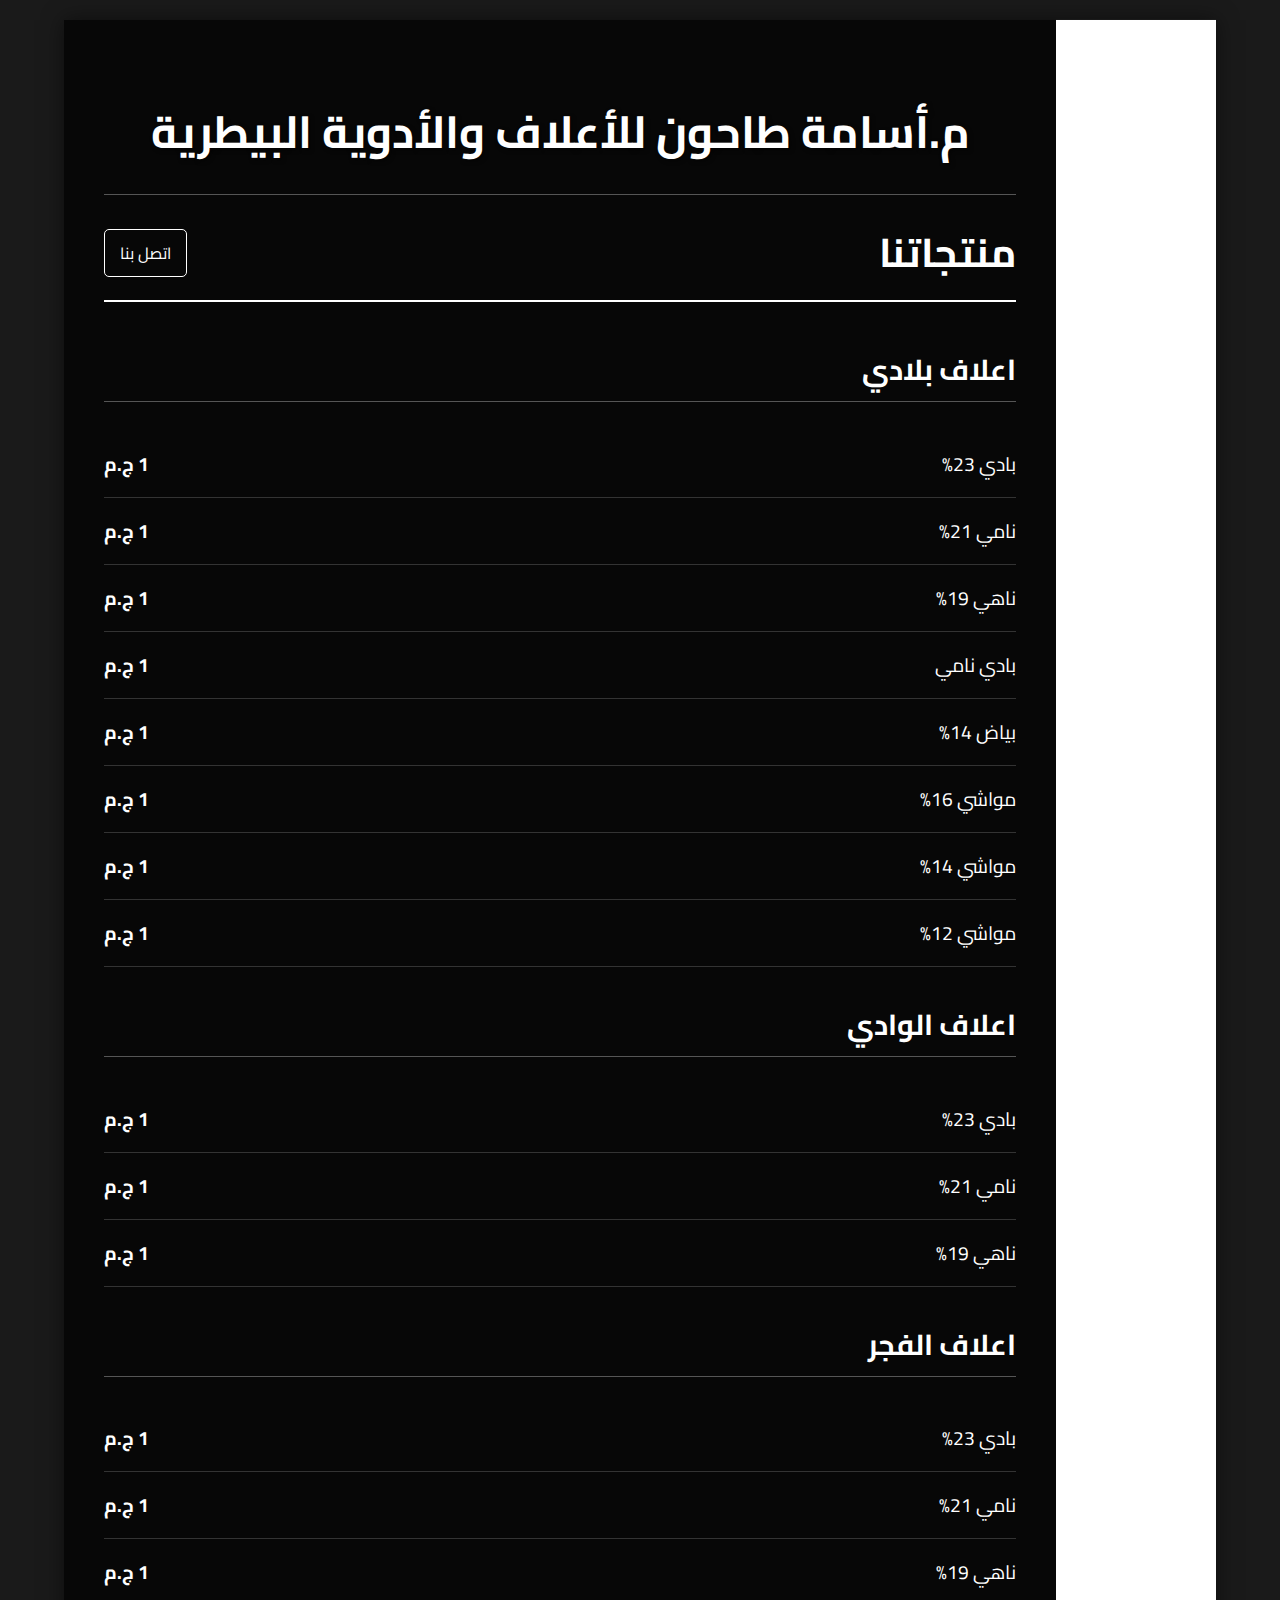
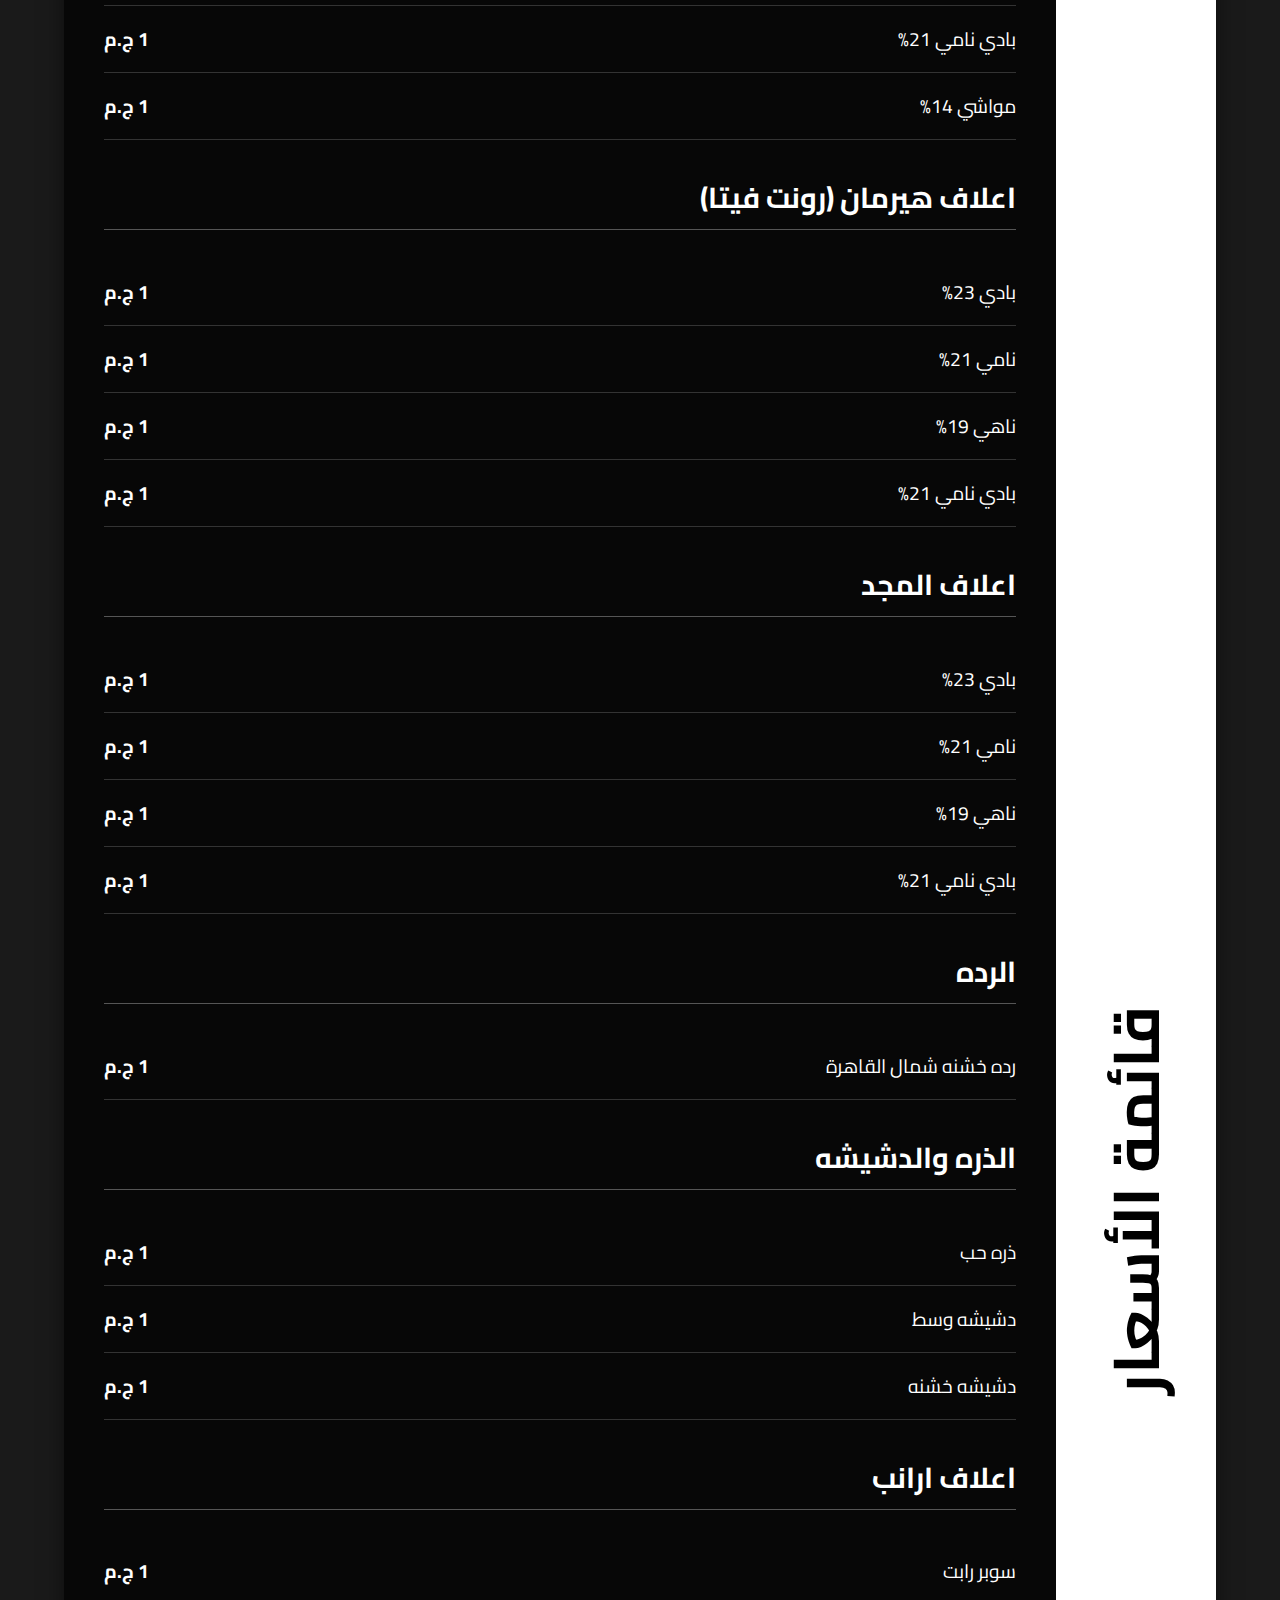
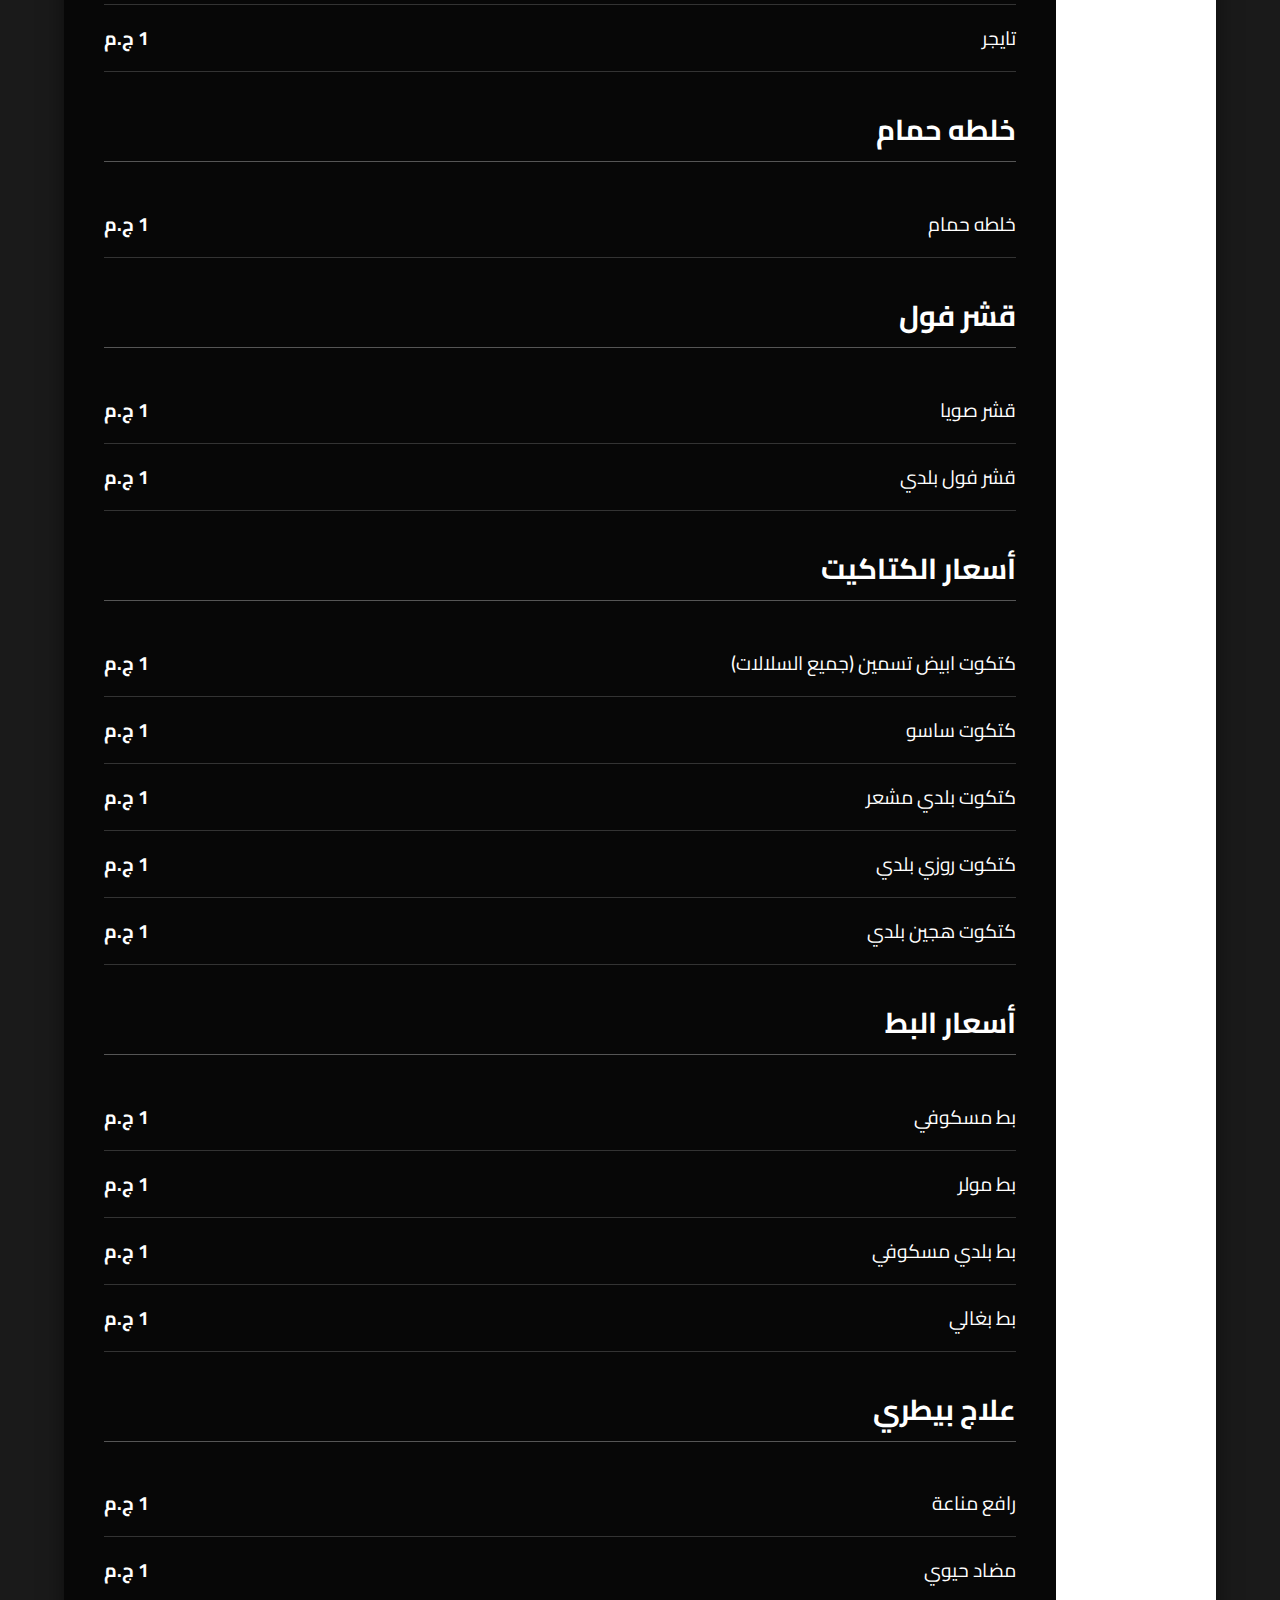
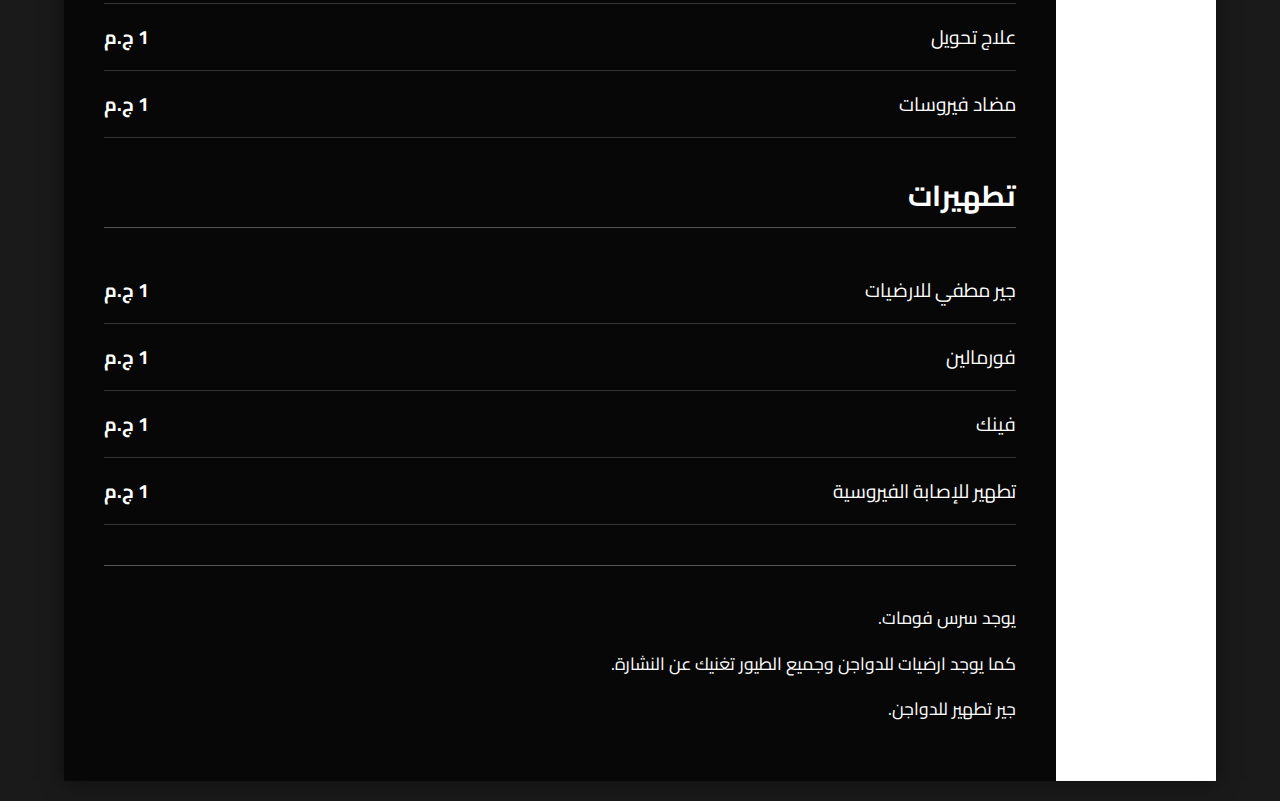
<file: index.html>
<!DOCTYPE html>
<html lang="ar" dir="rtl">
<head>
    <meta charset="UTF-8">
    <meta name="viewport" content="width=device-width, initial-scale=1.0">
    <title>م.أسامة طاحون للأعلاف والأدوية البيطرية </title>
    <link rel="stylesheet" href="style.css">
</head>
<body>

    <div class="price-list-container">
        <div class="title-container">
            <h1>قائمة الأسعار</h1>
        </div>
        <div class="services-container">

            <h1 class="main-site-title">م.أسامة طاحون للأعلاف والأدوية البيطرية</h1>
            
            <div class="main-header">
                <h2>منتجاتنا</h2>
                <a href="contact.html" class="contact-link">اتصل بنا</a>
            </div>

            <div class="category">
                <h3>اعلاف بلادي</h3>
                <div class="service-item">
                    <span class="item">بادي 23%</span>
                    <span class="price">1 ج.م</span>
                </div>
                <div class="service-item">
                    <span class="item">نامي 21%</span>
                    <span class="price">1 ج.م</span>
                </div>
                <div class="service-item">
                    <span class="item">ناهي 19%</span>
                    <span class="price">1 ج.م</span>
                </div>
                <div class="service-item">
                    <span class="item">بادي نامي</span>
                    <span class="price">1 ج.م</span>
                </div>
                <div class="service-item">
                    <span class="item">بياض 14%</span>
                    <span class="price">1 ج.م</span>
                </div>
                 <div class="service-item">
                    <span class="item">مواشي 16%</span>
                    <span class="price">1 ج.م</span>
                </div>
                <div class="service-item">
                    <span class="item">مواشي 14%</span>
                    <span class="price">1 ج.م</span>
                </div>
                <div class="service-item">
                    <span class="item">مواشي 12%</span>
                    <span class="price">1 ج.م</span>
                </div>
            </div>

            <div class="category">
                <h3>اعلاف الوادي</h3>
                <div class="service-item">
                    <span class="item">بادي 23%</span>
                    <span class="price">1 ج.م</span>
                </div>
                <div class="service-item">
                    <span class="item">نامي 21%</span>
                    <span class="price">1 ج.م</span>
                </div>
                <div class="service-item">
                    <span class="item">ناهي 19%</span>
                    <span class="price">1 ج.م</span>
                </div>
            </div>

            <div class="category">
                <h3>اعلاف الفجر</h3>
                <div class="service-item">
                    <span class="item">بادي 23%</span>
                    <span class="price">1 ج.م</span>
                </div>
                <div class="service-item">
                    <span class="item">نامي 21%</span>
                    <span class="price">1 ج.م</span>
                </div>
                <div class="service-item">
                    <span class="item">ناهي 19%</span>
                    <span class="price">1 ج.م</span>
                </div>
                <div class="service-item">
                    <span class="item">بادي نامي 21%</span>
                    <span class="price">1 ج.م</span>
                </div>
                <div class="service-item">
                    <span class="item">مواشي 14%</span>
                    <span class="price">1 ج.م</span>
                </div>
            </div>
            
            <div class="category">
                <h3>اعلاف هيرمان (رونت فيتا)</h3>
                <div class="service-item">
                    <span class="item">بادي 23%</span>
                    <span class="price">1 ج.م</span>
                </div>
                <div class="service-item">
                    <span class="item">نامي 21%</span>
                    <span class="price">1 ج.م</span>
                </div>
                <div class="service-item">
                    <span class="item">ناهي 19%</span>
                    <span class="price">1 ج.م</span>
                </div>
                <div class="service-item">
                    <span class="item">بادي نامي 21%</span>
                    <span class="price">1 ج.م</span>
                </div>
            </div>
            
            <div class="category">
                <h3>اعلاف المجد</h3>
                <div class="service-item">
                    <span class="item">بادي 23%</span>
                    <span class="price">1 ج.م</span>
                </div>
                <div class="service-item">
                    <span class="item">نامي 21%</span>
                    <span class="price">1 ج.م</span>
                </div>
                <div class="service-item">
                    <span class="item">ناهي 19%</span>
                    <span class="price">1 ج.م</span>
                </div>
                 <div class="service-item">
                    <span class="item">بادي نامي 21%</span>
                    <span class="price">1 ج.م</span>
                </div>
            </div>
            
            <div class="category">
                <h3>الرده</h3>
                <div class="service-item">
                    <span class="item">رده خشنه شمال القاهرة</span>
                    <span class="price">1 ج.م</span>
                </div>
            </div>
            
            <div class="category">
                <h3>الذره والدشيشه</h3>
                <div class="service-item">
                    <span class="item">ذره حب</span>
                    <span class="price">1 ج.م</span>
                </div>
                 <div class="service-item">
                    <span class="item">دشيشه وسط</span>
                    <span class="price">1 ج.م</span>
                </div>
                <div class="service-item">
                    <span class="item">دشيشه خشنه</span>
                    <span class="price">1 ج.م</span>
                </div>
            </div>
            
            <div class="category">
                <h3>اعلاف ارانب</h3>
                <div class="service-item">
                    <span class="item">سوبر رابت</span>
                    <span class="price">1 ج.م</span>
                </div>
                <div class="service-item">
                    <span class="item">تايجر</span>
                    <span class="price">1 ج.م</span>
                </div>
            </div>
            
            <div class="category">
                <h3>خلطه حمام</h3>
                <div class="service-item">
                    <span class="item">خلطه حمام</span>
                    <span class="price">1 ج.م</span>
                </div>
            </div>
            
            <div class="category">
                <h3>قشر فول</h3>
                <div class="service-item">
                    <span class="item">قشر صويا</span>
                    <span class="price">1 ج.م</span>
                </div>
                 <div class="service-item">
                    <span class="item">قشر فول بلدي</span>
                    <span class="price">1 ج.م</span>
                </div>
            </div>
            
            <div class="category">
                <h3>أسعار الكتاكيت</h3>
                <div class="service-item">
                    <span class="item">كتكوت ابيض تسمين (جميع السلالات)</span>
                    <span class="price">1 ج.م</span>
                </div>
                <div class="service-item">
                    <span class="item">كتكوت ساسو</span>
                    <span class="price">1 ج.م</span>
                </div>
                 <div class="service-item">
                    <span class="item">كتكوت بلدي مشعر</span>
                    <span class="price">1 ج.م</span>
                </div>
                 <div class="service-item">
                    <span class="item">كتكوت روزي بلدي</span>
                    <span class="price">1 ج.م</span>
                </div>
                 <div class="service-item">
                    <span class="item">كتكوت هجين بلدي</span>
                    <span class="price">1 ج.م</span>
                </div>
            </div>
            
             <div class="category">
                <h3>أسعار البط</h3>
                <div class="service-item">
                    <span class="item">بط مسكوفي</span>
                    <span class="price">1 ج.م</span>
                </div>
                <div class="service-item">
                    <span class="item">بط مولر</span>
                    <span class="price">1 ج.م</span>
                </div>
                 <div class="service-item">
                    <span class="item">بط بلدي مسكوفي</span>
                    <span class="price">1 ج.م</span>
                </div>
                 <div class="service-item">
                    <span class="item">بط بغالي</span>
                    <span class="price">1 ج.م</span>
                </div>
            </div>
            
            <div class="category">
                <h3>علاج بيطري</h3>
                <div class="service-item">
                    <span class="item">رافع مناعة</span>
                    <span class="price">1 ج.م</span>
                </div>
                <div class="service-item">
                    <span class="item">مضاد حيوي</span>
                    <span class="price">1 ج.م</span>
                </div>
                <div class="service-item">
                    <span class="item">علاج تحويل</span>
                    <span class="price">1 ج.م</span>
                </div>
                <div class="service-item">
                    <span class="item">مضاد فيروسات</span>
                    <span class="price">1 ج.م</span>
                </div>
            </div>
            
             <div class="category">
                <h3>تطهيرات</h3>
                <div class="service-item">
                    <span class="item">جير مطفي للارضيات</span>
                    <span class="price">1 ج.م</span>
                </div>
                <div class="service-item">
                    <span class="item">فورمالين</span>
                    <span class="price">1 ج.م</span>
                </div>
                <div class="service-item">
                    <span class="item">فينك</span>
                    <span class="price">1 ج.م</span>
                </div>
                <div class="service-item">
                    <span class="item">تطهير للإصابة الفيروسية</span>
                    <span class="price">1 ج.م</span>
                </div>
            </div>
            
            <div class="notes">
                <p>يوجد سرس فومات.</p>
                <p>كما يوجد ارضيات للدواجن وجميع الطيور تغنيك عن النشارة.</p>
                <p>جير تطهير للدواجن.</p>
            </div>
            
        </div>
    </div>

</body>
</html>
</file>
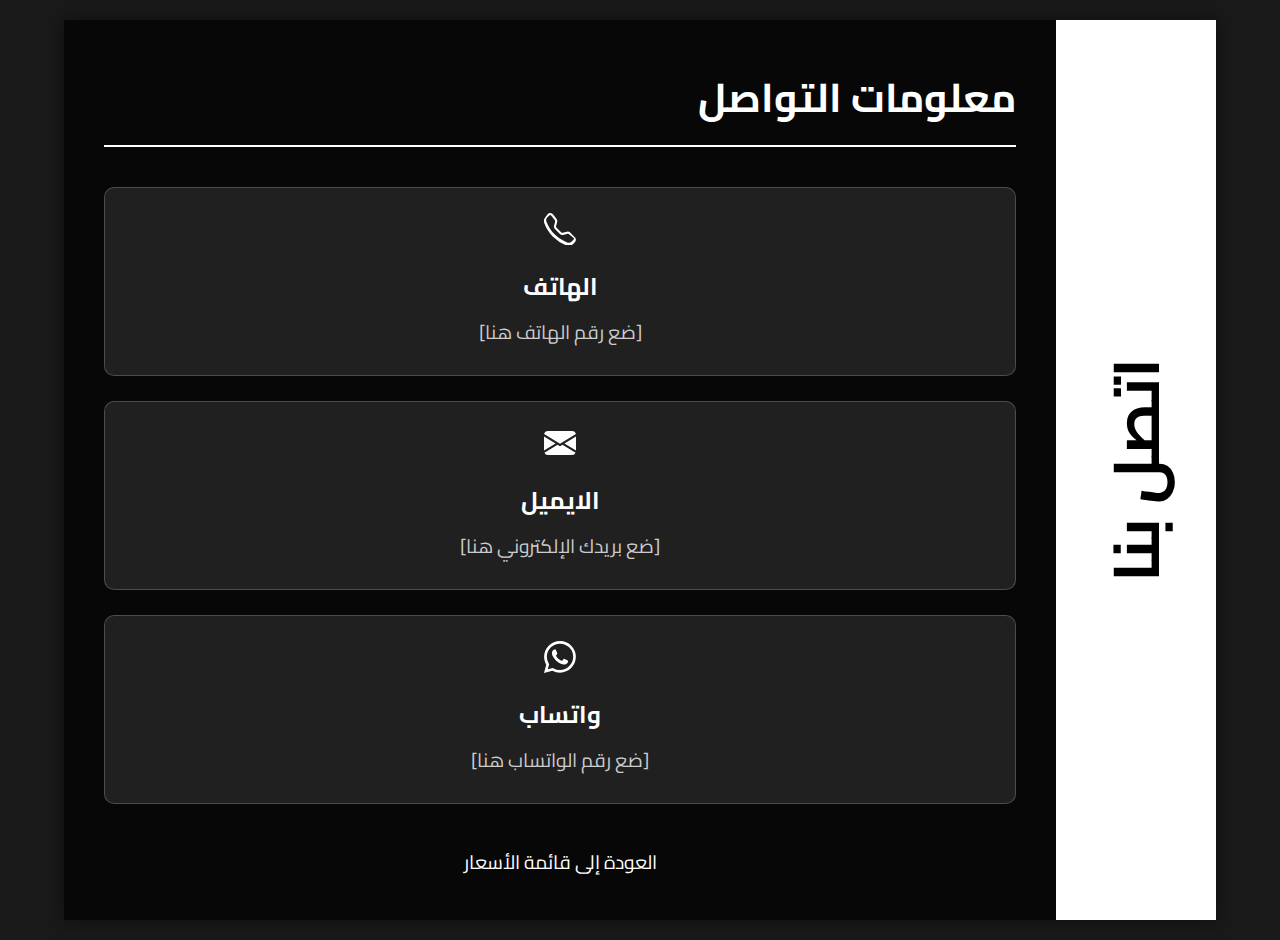
<file: contact.html>
<!DOCTYPE html>
<html lang="ar" dir="rtl">
<head>
    <meta charset="UTF-8">
    <meta name="viewport" content="width=device-width, initial-scale=1.0">
    <title>اتصل بنا</title>
    <link rel="stylesheet" href="style.css">
</head>
<body>

    <div class="price-list-container">
        <div class="title-container">
            <h1>اتصل بنا</h1>
        </div>
        <div class="services-container">
            <div class="main-header">
                <h2>معلومات التواصل</h2>
            </div>

            <div class="contact-page-content">
                
                <div class="contact-card">
                    <div class="contact-icon">
                        <svg xmlns="http://www.w3.org/2000/svg" width="32" height="32" fill="currentColor" viewBox="0 0 16 16">
                            <path d="M3.654 1.328a.678.678 0 0 0-1.015-.063L1.605 2.3c-.483.484-.661 1.169-.45 1.77a17.6 17.6 0 0 0 4.168 6.608 17.6 17.6 0 0 0 6.608 4.168c.601.211 1.286.033 1.77-.45l1.034-1.034a.678.678 0 0 0-.063-1.015l-2.307-1.794a.68.68 0 0 0-.58-.122l-2.19.547a1.75 1.75 0 0 1-1.657-.459L5.482 8.062a1.75 1.75 0 0 1-.46-1.657l.548-2.19a.68.68 0 0 0-.122-.58zM1.884.511a1.745 1.745 0 0 1 2.612.163L6.29 2.98c.329.423.445.974.28 1.465l-.547 2.19a.68.68 0 0 0 .178.643l2.457 2.457a.68.68 0 0 0 .644.178l2.189-.547a1.75 1.75 0 0 1 1.465.28l2.308 2.308a1.745 1.745 0 0 1 .163 2.612l-1.034 1.034c-.74.74-1.846 1.065-2.877.702a18.6 18.6 0 0 1-7.01-4.42 18.6 18.6 0 0 1-4.42-7.009c-.362-1.03-.037-2.137.703-2.877z"/>
                        </svg>
                    </div>
                    <h3>الهاتف</h3>
                    <p>[ضع رقم الهاتف هنا]</p>
                </div>

                <div class="contact-card">
                    <div class="contact-icon">
                        <svg xmlns="http://www.w3.org/2000/svg" width="32" height="32" fill="currentColor" viewBox="0 0 16 16">
                            <path d="M.05 3.555A2 2 0 0 1 2 2h12a2 2 0 0 1 1.95 1.555L8 8.414zM0 4.697v7.104l5.803-3.558zM6.761 8.83l-6.57 4.027A2 2 0 0 0 2 14h12a2 2 0 0 0 1.808-1.144l-6.57-4.027L8 9.586zm3.436-.586L16 11.801V4.697z"/>
                        </svg>
                    </div>
                    <h3>الايميل</h3>
                    <p>[ضع بريدك الإلكتروني هنا]</p>
                </div>

                <div class="contact-card">
                    <div class="contact-icon">
                        <svg xmlns="http://www.w3.org/2000/svg" width="32" height="32" fill="currentColor" viewBox="0 0 16 16">
                            <path d="M13.601 2.326A7.85 7.85 0 0 0 7.994 0C3.627 0 .068 3.558.064 7.926c0 1.399.366 2.76 1.057 3.965L0 16l4.204-1.102a7.9 7.9 0 0 0 3.79.965h.004c4.368 0 7.926-3.558 7.93-7.93A7.9 7.9 0 0 0 13.6 2.326zM7.994 14.521a6.6 6.6 0 0 1-3.356-.92l-.24-.144-2.494.654.666-2.433-.156-.251a6.56 6.56 0 0 1-1.007-3.505c0-3.626 2.957-6.584 6.591-6.584a6.56 6.56 0 0 1 4.66 1.931 6.56 6.56 0 0 1 1.928 4.66c-.004 3.639-2.961 6.592-6.592 6.592m3.615-4.934c-.197-.099-1.17-.578-1.353-.646-.182-.065-.315-.099-.445.099-.133.197-.513.646-.627.775-.114.133-.232.148-.43.05-.197-.1-.836-.308-1.592-.985-.59-.525-.985-1.175-1.103-1.372-.114-.198-.011-.304.088-.403.087-.088.197-.232.296-.346.1-.114.133-.198.198-.33.065-.134.034-.248-.015-.347-.05-.099-.445-1.076-.612-1.47-.16-.389-.323-.335-.445-.34-.114-.007-.247-.007-.38-.007a.73.73 0 0 0-.529.247c-.182.198-.691.677-.691 1.654s.71 1.916.81 2.049c.098.133 1.394 2.132 3.383 2.992.47.205.84.326 1.129.418.475.152.904.129 1.246.08.38-.058 1.171-.48 1.338-.943.164-.464.164-.86.114-.943-.049-.084-.182-.133-.38-.232"/>
                        </svg>
                    </div>
                    <h3>واتساب</h3>
                    <p>[ضع رقم الواتساب هنا]</p>
                </div>

            </div>

            <a href="index.html" class="back-link">العودة إلى قائمة الأسعار</a>

        </div>
    </div>

</body>
</html>
</file>
<file: style.css>
@import url('https://fonts.googleapis.com/css2?family=Lato:wght@300;400;700&display=swap');
@import url('https://fonts.googleapis.com/css2?family=Cairo:wght@400;700&display=swap'); /* Added Cairo for better Arabic font */

body {
    /* Changed font-family to prioritize Cairo for Arabic */
    font-family: 'Cairo', 'Lato', sans-serif;
    margin: 0;
    padding: 0;
    background-color: #1a1a1a;
    color: #fff;
    display: flex;
    justify-content: center;
    align-items: center;
    min-height: 100vh;
    background-image: url('https://images.unsplash.com/photo-1501004318641-b39e6451bec6?ixlib=rb-4.0.3&ixid=MnwxMjA3fDB8MHxwaG90by1wYWdlfHx8fGVufDB8fHx8&auto=format&fit=crop&w=1974&q=80');
    background-size: cover;
    background-position: center;
}

/* ADJUSTED STYLES FOR THE MAIN TITLE */
.main-site-title {
    text-align: center;
    color: #fff;
    font-size: 2.8em; 
    padding: 0 0 20px 0; 
    text-shadow: 2px 2px 4px rgba(0, 0, 0, 0.5);
    border-bottom: 1px solid #555; 
    margin-bottom: 20px; 
}
.price-list-container {
    display: flex;
    width: 90%;
    max-width: 1200px;
    margin: 20px;
    box-shadow: 0 0 20px rgba(0,0,0,0.5);
}

.title-container {
    writing-mode: vertical-rl;
    transform: rotate(180deg);
    background-color: #fff;
    color: #000;
    padding: 20px;
    display: flex;
    align-items: center;
    justify-content: center;
}

.title-container h1 {
    font-size: 4em;
    margin: 0;
    white-space: nowrap;
    letter-spacing: 10px;
}

.services-container {
    background-color: rgba(0, 0, 0, 0.7);
    padding: 40px;
    width: 100%;
}

/* NEW: Styles for the header containing the title and link */
.main-header {
    display: flex;
    justify-content: space-between;
    align-items: center;
    border-bottom: 2px solid #fff;
    margin-bottom: 40px;
    padding-bottom: 10px;
}

/* ADJUSTED: Old h2 styles are now simpler */
.services-container h2 {
    font-size: 2.5em;
    margin: 0;
}

/* NEW: Styles for the "Contact Us" link */
.contact-link {
    color: #fff;
    text-decoration: none;
    font-size: 1em;
    padding: 8px 15px;
    border: 1px solid #fff;
    border-radius: 5px;
    transition: background-color 0.3s, color 0.3s;
}

.contact-link:hover {
    background-color: #fff;
    color: #000;
}


.category h3 {
    font-size: 1.8em;
    color: #fff;
    border-bottom: 1px solid #555;
    padding-bottom: 5px;
    margin-top: 30px;
}

.service-item {
    display: flex;
    justify-content: space-between;
    padding: 15px 0;
    border-bottom: 1px solid #333;
}

.service-item .item {
    font-size: 1.2em;
}

.service-item .price {
    font-size: 1.2em;
    font-weight: bold;
}

.notes {
    margin-top: 40px;
    padding-top: 20px;
    border-top: 1px solid #555;
}

.notes p {
    font-size: 1.1em;
    line-height: 1.6;
}

/* === ADD THESE NEW STYLES TO YOUR CSS FILE === */

.contact-page-content {
    display: flex;
    flex-direction: column;
    gap: 25px; /* Adds space between contact cards */
    margin-top: 40px;
    text-align: center;
}

.contact-card {
    background-color: rgba(255, 255, 255, 0.1);
    padding: 25px;
    border-radius: 10px;
    border: 1px solid rgba(255, 255, 255, 0.2);
    transition: background-color 0.3s;
}

.contact-card:hover {
    background-color: rgba(255, 255, 255, 0.2);
}

.contact-icon svg {
    margin-bottom: 10px;
}

.contact-card h3 {
    margin: 0 0 5px 0;
    font-size: 1.5em;
}

.contact-card p {
    margin: 0;
    font-size: 1.2em;
    color: #ccc;
}

.back-link {
    display: block;
    text-align: center;
    margin-top: 40px;
    color: #fff;
    text-decoration: none;
    font-size: 1.2em;
    transition: color 0.3s;
}

.back-link:hover {
    color: #aaa;
}
</file>
